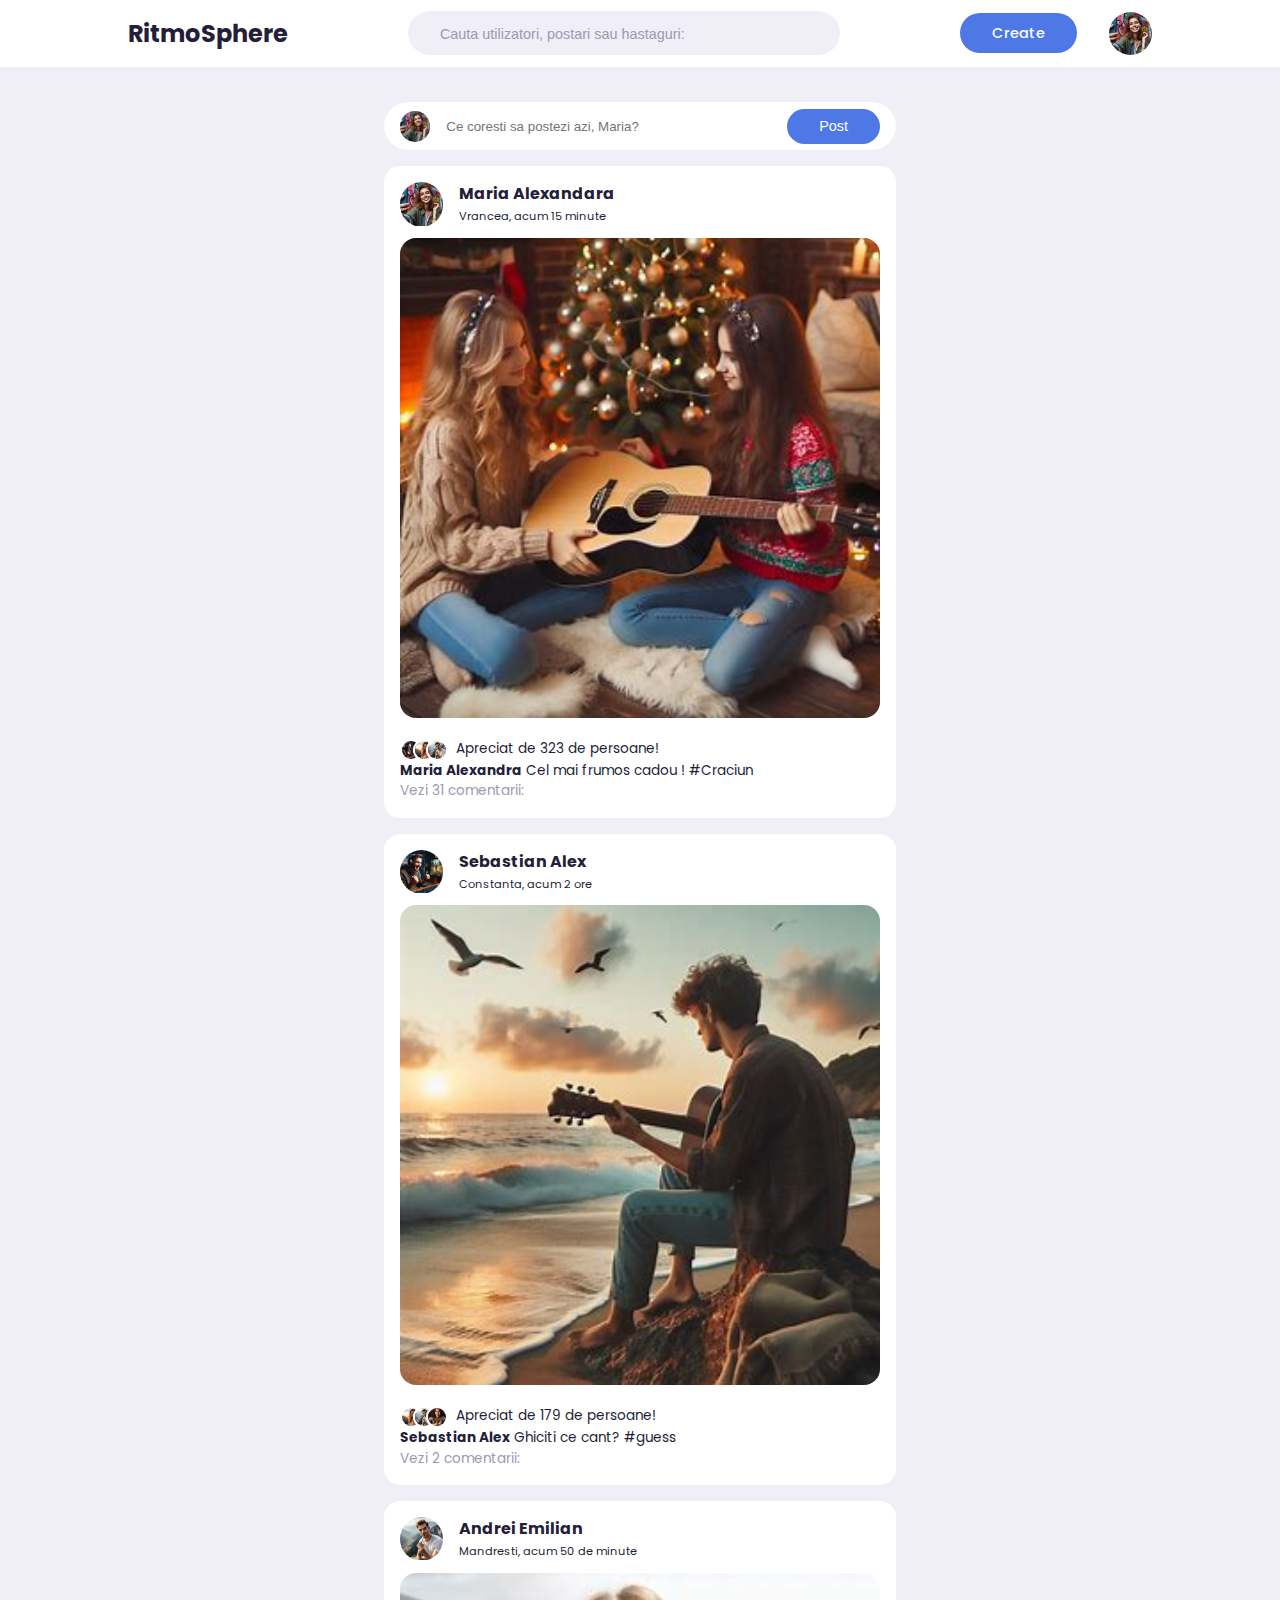
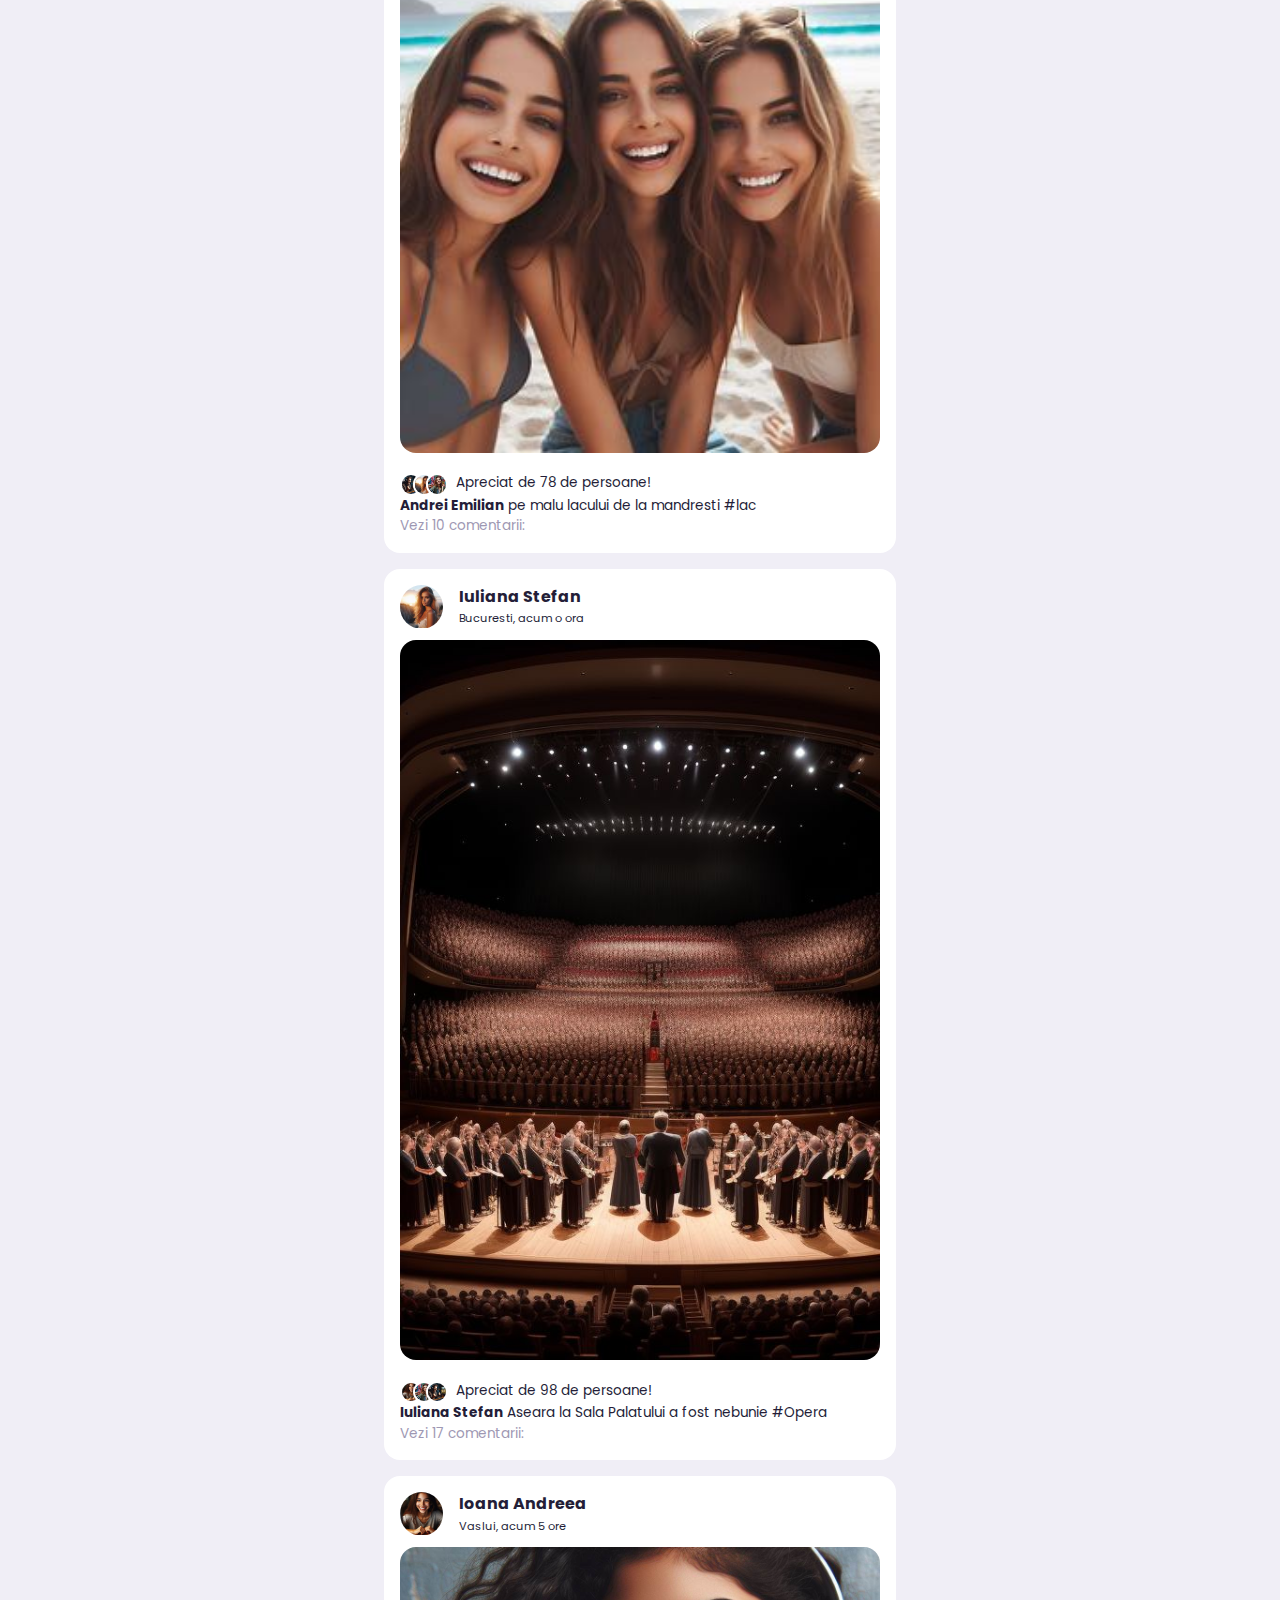
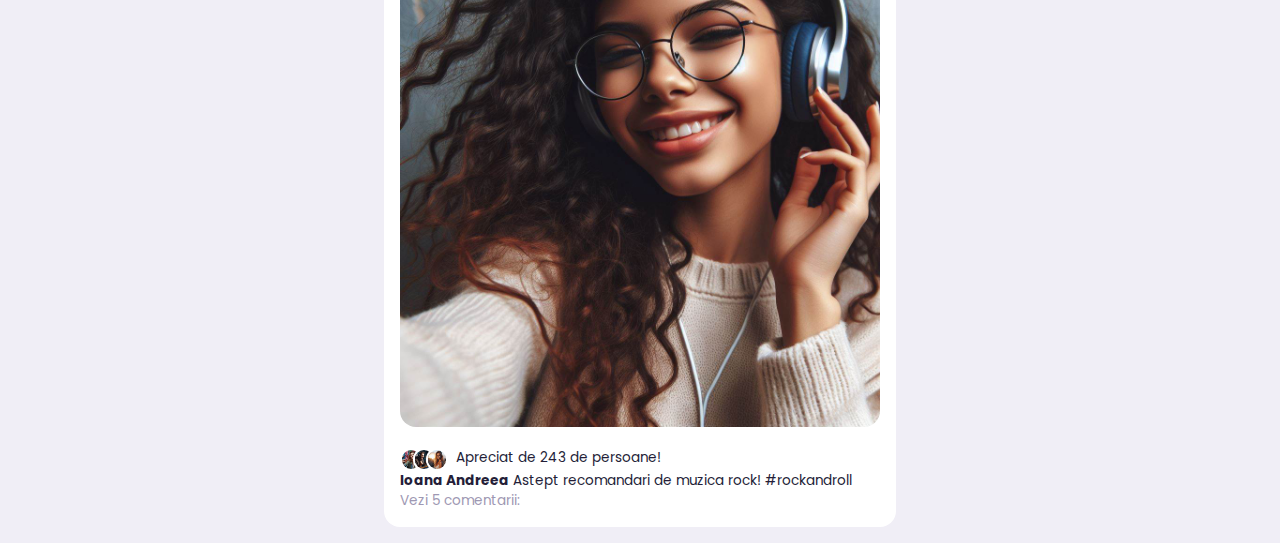
<file: index.html>
<!DOCTYPE html>
<html lang="en">
<head>
    <meta charset="UTF-8">
    <meta http-equiv="X-UA-Compatible" content="IE=edge">
    <meta name="viewport" content="width=device-width, initial-scale=1.0">
    <title>RitmoSphere</title>
    <link rel="stylesheet" href="./stylef.css">
	    <link rel="icon" type="image/x-icon" href="/public/favicon.ico">
</head>
<body>
    <nav>
        <div class="container">
            <h2 class="logo">
                RitmoSphere
            </h2>
            <div class="search-bar">
                <i class="uil uil-search"></i>
                <input type="search" placeholder="Cauta utilizatori, postari sau hastaguri:">
            </div>
            <div class="create">
                <label class="btn btn-primary" for="create-post">Create</label>
                <div class="profile-photo">
                    <img src="./images/profile-1.jpg" alt="">
                </div>
            </div>
        </div>
    </nav>
	
    <main>
        <div class="container">
            <div class="middle"> 
                <form action="" class="create-post">
                    <div class="profile-photo">
                        <img src="./images/profile-1.jpg">
                    </div>
                    <input type="text" placeholder="Ce coresti sa postezi azi, Maria?" id="create-post">
                    <input type="submit" value="Post" class="btn btn-primary">
                </form>
                <div class="feeds">
                    <div class="feed">
                        <div class="head">
                            <div class="user">
                                <div class="profile-photo">
                                    <img src="./images/profile-1.jpg">
                                </div>
                                <div class="info">
                                    <h3>Maria Alexandara</h3>
                                    <small>Vrancea, acum 15 minute</small>
                                </div>
                            </div>
                            <span class="edit">
                                <i class="uil uil-ellipsis-h"></i>
                            </span>
                        </div>
                        <div class="photo">
                            <img src="./images/feed-1.jpg">
                        </div>
                        <div class="action-buttons">
                            <div class="interaction-buttons">
                                <span><i class="uil uil-heart"></i></span>
                                <span><i class="uil uil-comment-dots"></i></span>
                                <span><i class="uil uil-share-alt"></i></span>
                            </div>
                            <div class="bookmark">
                                <span><i class="uil uil-bookmark-full"></i></span>
                            </div>
                        </div>
                        <div class="liked-by">
                            <span><img src="./images/profile-2.jpg"></span>
                            <span><img src="./images/profile-3.jpg"></span>
                            <span><img src="./images/profile-4.jpg"></span>
                            <p>Apreciat de 323 de persoane!</b></p>
                        </div>
                        <div class="caption">
                            <p><b>Maria Alexandra</b> Cel mai frumos cadou !
                            <span class="harsh-tag">#Craciun</span></p>
                        </div>
                        <div class="comments text-muted">
                            Vezi 31 comentarii:
                        </div>
                    </div>
                    <div class="feed">
                        <div class="head">
                            <div class="user">
                                <div class="profile-photo">
                                    <img src="./images/profile-2.jpg">
                                </div>
                                <div class="info">
                                    <h3>Sebastian Alex</h3>
                                    <small>Constanta, acum 2 ore</small>
                                </div>
                            </div>
                            <span class="edit">
                                <i class="uil uil-ellipsis-h"></i>
                            </span>
                        </div>
                        <div class="photo">
                            <img src="./images/feed-3.jpg">
                        </div>
                        <div class="action-buttons">
                            <div class="interaction-buttons">
                                <span><i class="uil uil-heart"></i></span>
                                <span><i class="uil uil-comment-dots"></i></span>
                                <span><i class="uil uil-share-alt"></i></span>
                            </div>
                            <div class="bookmark">
                                <span><i class="uil uil-bookmark-full"></i></span>
                            </div>
                        </div>
                        <div class="liked-by">
                            <span><img src="./images/profile-3.jpg"></span>
                            <span><img src="./images/profile-4.jpg"></span>
                            <span><img src="./images/profile-5.jpg"></span>
                            <p>Apreciat de 179 de persoane!</p>
                        </div>
                        <div class="caption">
                            <p><b>Sebastian Alex</b> Ghiciti ce cant?
                            <span class="harsh-tag">#guess</span></p>
                        </div>
                        <div class="comments text-muted">
                            Vezi 2 comentarii:
                        </div>
                    </div>
                    <div class="feed">
                        <div class="head">
                            <div class="user">
                                <div class="profile-photo">
                                    <img src="./images/profile-4.jpg">
                                </div>
                                <div class="info">
                                    <h3>Andrei Emilian</h3>
                                    <small>Mandresti, acum 50 de minute</small>
                                </div>
                            </div>
                            <span class="edit">
                                <i class="uil uil-ellipsis-h"></i>
                            </span>
                        </div>
                        <div class="photo">
                            <img src="./images/feed-4.jpg">
                        </div>
                        <div class="action-buttons">
                            <div class="interaction-buttons">
                                <span><i class="uil uil-heart"></i></span>
                                <span><i class="uil uil-comment-dots"></i></span>
                                <span><i class="uil uil-share-alt"></i></span>
                            </div>
                            <div class="bookmark">
                                <span><i class="uil uil-bookmark-full"></i></span>
                            </div>
                        </div>
                        <div class="liked-by">
                            <span><img src="./images/profile-2.jpg"></span>
                            <span><img src="./images/profile-3.jpg"></span>
                            <span><img src="./images/profile-1.jpg"></span>
                            <p>Apreciat de 78 de persoane!</p>
                        </div>
                        <div class="caption">
                            <p><b>Andrei Emilian</b> pe malu lacului de la mandresti
                            <span class="harsh-tag">#lac</span></p>
                        </div>
                        <div class="comments text-muted">
                            Vezi 10 comentarii:
                        </div>
                    </div>
                    <div class="feed">
                        <div class="head">
                            <div class="user">
                                <div class="profile-photo">
                                    <img src="./images/profile-3.jpg">
                                </div>
                                <div class="info">
                                    <h3>Iuliana Stefan</h3>
                                    <small>Bucuresti, acum o ora</small>
                                </div>
                            </div>
                            <span class="edit">
                                <i class="uil uil-ellipsis-h"></i>
                            </span>
                        </div>
                        <div class="photo">
                            <img src="./images/feed-5.jpg">
                        </div>
                        <div class="action-buttons">
                            <div class="interaction-buttons">
                                <span><i class="uil uil-heart"></i></span>
                                <span><i class="uil uil-comment-dots"></i></span>
                                <span><i class="uil uil-share-alt"></i></span>
                            </div>
                            <div class="bookmark">
                                <span><i class="uil uil-bookmark-full"></i></span>
                            </div>
                        </div>
                        <div class="liked-by">
                            <span><img src="./images/profile-5.jpg"></span>
                            <span><img src="./images/profile-1.jpg"></span>
                            <span><img src="./images/profile-2.jpg"></span>
                            <p>Apreciat de 98 de persoane!</b></p>
                        </div>
                        <div class="caption">
                            <p><b>Iuliana Stefan</b> Aseara la Sala Palatului a fost nebunie
                            <span class="harsh-tag">#Opera</span></p>
                        </div>
                        <div class="comments text-muted">
                            Vezi 17 comentarii:
                        </div>
                    </div> 
                    <div class="feed">
                        <div class="head">
                            <div class="user">
                                <div class="profile-photo">
                                    <img src="./images/profile-5.jpg">
                                </div>
                                <div class="info">
                                    <h3>Ioana Andreea</h3>
                                    <small>Vaslui, acum 5 ore</small>
                                </div>
                            </div>
                            <span class="edit">
                                <i class="uil uil-ellipsis-h"></i>
                            </span>
                        </div>
                        <div class="photo">
                            <img src="./images/feed-2.jpg">
                        </div>
                        <div class="action-buttons">
                            <div class="interaction-buttons">
                                <span><i class="uil uil-heart"></i></span>
                                <span><i class="uil uil-comment-dots"></i></span>
                                <span><i class="uil uil-share-alt"></i></span>
                            </div>
                            <div class="bookmark">
                                <span><i class="uil uil-bookmark-full"></i></span>
                            </div>
                        </div>
                        <div class="liked-by">
                            <span><img src="./images/profile-1.jpg"></span>
                            <span><img src="./images/profile-2.jpg"></span>
                            <span><img src="./images/profile-3.jpg"></span>
                            <p>Apreciat de 243 de persoane!</p>
                        </div>
                        <div class="caption">
                            <p><b>Ioana Andreea</b> Astept recomandari de muzica rock!
                            <span class="harsh-tag">#rockandroll</span></p>
                        </div>
                        <div class="comments text-muted">
                            Vezi 5 comentarii:
                        </div>
                    </div>
                </div>
            </div>
        </div>
    </main>
        </div>
    </div>
    <script src="./index.js"></script>
</body>
</html>
</file>
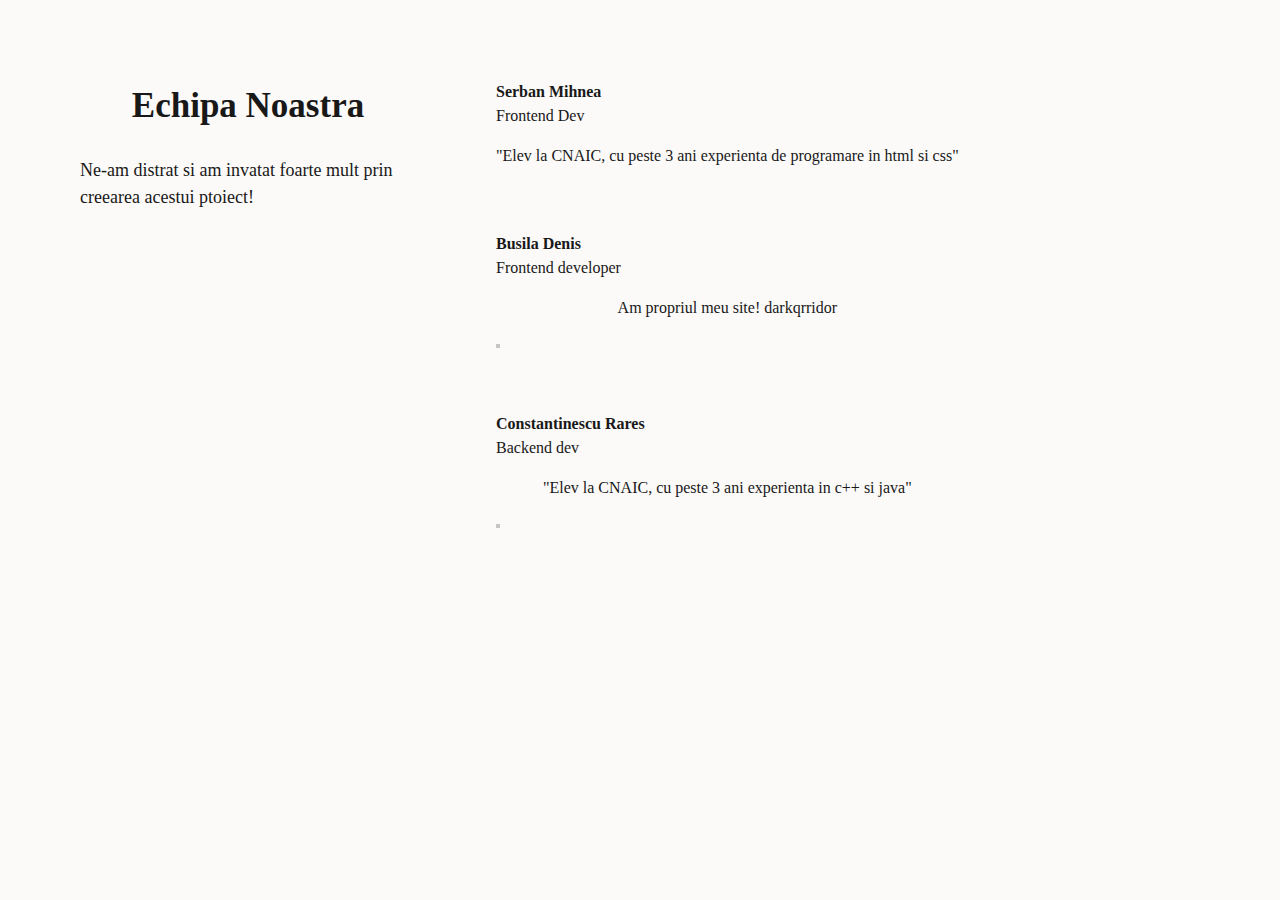
<file: despre-noi.html>
<!DOCTYPE html>
<html lang="en">
  <head>
    <title>Despre-Noi - Ornery Informal Curlew</title>
    <meta property="og:title" content="Despre-Noi - Ornery Informal Curlew" />
    <meta name="viewport" content="width=device-width, initial-scale=1.0" />
    <meta charset="utf-8" />
    <meta property="twitter:card" content="summary_large_image" />
    <link rel="icon" type="image/x-icon" href="/public/favicon.ico">

    <style data-tag="reset-style-sheet">
      html {  line-height: 1.15;}body {  margin: 0;}* {  box-sizing: border-box;  border-width: 0;  border-style: solid;}p,li,ul,pre,div,h1,h2,h3,h4,h5,h6,figure,blockquote,figcaption {  margin: 0;  padding: 0;}button {  background-color: transparent;}button,input,optgroup,select,textarea {  font-family: inherit;  font-size: 100%;  line-height: 1.15;  margin: 0;}button,select {  text-transform: none;}button,[type="button"],[type="reset"],[type="submit"] {  -webkit-appearance: button;}button::-moz-focus-inner,[type="button"]::-moz-focus-inner,[type="reset"]::-moz-focus-inner,[type="submit"]::-moz-focus-inner {  border-style: none;  padding: 0;}button:-moz-focus,[type="button"]:-moz-focus,[type="reset"]:-moz-focus,[type="submit"]:-moz-focus {  outline: 1px dotted ButtonText;}a {  color: inherit;  text-decoration: inherit;}input {  padding: 2px 4px;}img {  display: block;}html { scroll-behavior: smooth  }
    </style>
    <style data-tag="default-style-sheet">
      html {
        font-family: Noto Sans;
        font-size: 16px;
      }

      body {
        font-weight: 400;
        font-style:normal;
        text-decoration: none;
        text-transform: none;
        letter-spacing: normal;
        line-height: 1.15;
        color: var(--dl-color-theme-neutral-dark);
        background-color: var(--dl-color-theme-neutral-light);

        fill: var(--dl-color-theme-neutral-dark);
      }
	  .team6-max-width {
  gap: var(--dl-space-space-fiveunits);
  display: flex;
  position: relative;
  align-items: flex-start;
}
.team6-section-title {
  gap: var(--dl-space-space-unit);
  width: 30%;
  display: flex;
  max-width: 800px;
  align-items: center;
  flex-shrink: 0;
  flex-direction: column;
}
.team6-content {
  gap: var(--dl-space-space-oneandhalfunits);
  width: 100%;
  display: flex;
  align-self: stretch;
  align-items: center;
  flex-direction: column;
}
.team6-content1 {
  gap: var(--dl-space-space-fourunits);
  display: grid;
  align-items: center;
  justify-content: center;
  grid-template-columns: repeat(auto-fit,minmax(200px, 1fr));
}
.team6-card {
  gap: 24px;
  width: 100%;
  display: flex;
  align-items: flex-start;
  flex-direction: column;
}
.team6-content2 {
  gap: 16px;
  display: flex;
  align-self: stretch;
  align-items: center;
  flex-direction: column;
}
.team6-title {
  display: flex;
  align-self: stretch;
  align-items: flex-start;
  flex-direction: column;
}
.team6-text02 {
  font-style: normal;
  font-weight: 600;
}
.team6-text04 {
  text-align: left;
}
.team6-social-icons {
  gap: 14px;
  border: 2px dashed rgba(120, 120, 120, 0.4);
  display: flex;
  align-items: flex-start;
}
.team6-card1 {
  gap: 24px;
  width: 100%;
  display: flex;
  align-items: flex-start;
  flex-direction: column;
}
.team6-content3 {
  gap: 16px;
  display: flex;
  align-self: stretch;
  align-items: center;
  flex-direction: column;
}
.team6-title1 {
  display: flex;
  align-self: stretch;
  align-items: flex-start;
  flex-direction: column;
}
.team6-text05 {
  font-style: normal;
  font-weight: 600;
}
.team6-text07 {
  text-align: left;
}
.team6-social-icons1 {
  gap: 14px;
  border: 2px dashed rgba(120, 120, 120, 0.4);
  display: flex;
  align-items: flex-start;
}
.team6-card2 {
  gap: 24px;
  width: 100%;
  display: flex;
  align-items: flex-start;
  flex-direction: column;
}
.team6-content4 {
  gap: 16px;
  display: flex;
  align-self: stretch;
  align-items: center;
  flex-direction: column;
}
.team6-title2 {
  display: flex;
  align-self: stretch;
  align-items: flex-start;
  flex-direction: column;
}
.team6-text08 {
  font-weight: 600;
}
.team6-text13 {
  text-align: left;
}
.team6-social-icons2 {
  gap: 14px;
  border: 2px dashed rgba(120, 120, 120, 0.4);
  display: flex;
  align-items: flex-start;
}
@media(max-width: 767px) {
  .team6-max-width {
    align-items: center;
    flex-direction: column;
  }
  .team6-section-title {
    width: 100%;
  }
}
@media(max-width: 479px) {
  .team6-text {
    text-align: center;
  }
  .team6-text01 {
    text-align: center;
  }
}

.despre-noi-container {
  width: 100%;
  display: flex;
  overflow: auto;
  min-height: 100vh;
  align-items: center;
  flex-direction: column;
}
    </style>
  </head>
  <body>
    <link rel="stylesheet" href="./style.css" />
    <div>
      <div class="despre-noi-container">
        <div class="thq-section-padding">
          <div class="team6-max-width thq-section-max-width">
            <div class="team6-section-title">
              <div class="team6-content">
                <h2 class="thq-heading-2 team6-text">
                  <span>Echipa Noastra</span>
                </h2>
                <p class="thq-body-large team6-text01">
                  <span>
                    Ne-am distrat si am invatat foarte mult prin creearea
                    acestui ptoiect!
                  </span>
                </p>
              </div>
            </div>
            <div class="team6-content1">
              <div class="team6-card">
                <div class="team6-content2">
                  <div class="team6-title">
                    <span class="team6-text02 thq-body-small">
                      Serban Mihnea
                    </span>
                    <span class="thq-body-small">
                      <span>Frontend Dev</span>
                    </span>
                  </div>
                  <span class="team6-text04 thq-body-small">
                    <span>
                      "Elev la CNAIC, cu peste 3 ani experienta de programare in html si css"
                    </span>
                  </span>
                </div>
              </div>
              <div class="team6-card1">
                <div class="team6-content3">
                  <div class="team6-title1">
                    <span class="team6-text05 thq-body-small">
                      <span>Busila Denis</span>
                    </span>
                    <span class="thq-body-small">
                      <span>Frontend developer</span>
                    </span>
                  </div>
                  <span class="team6-text07 thq-body-small">
                    <span>
                      Am propriul meu site! <a href="https://darkqrridor.neocities.org/">darkqrridor</a>
                    </span>
                  </span>
                </div>
                <div class="team6-social-icons1"></div>
              </div>
              <div class="team6-card2">
                <div class="team6-content4">
                  <div class="team6-title2">
                    <span class="team6-text08 thq-body-small">
                      <span>Constantinescu Rares</span>
                      <br />
                    </span>
                    <span class="thq-body-small">
                      <span>Backend dev</span>
                    </span>
                  </div>
                  <span class="team6-text13 thq-body-small">
                    <span>
                      "Elev la CNAIC, cu peste 3 ani experienta in c++ si java"
                    </span>
                  </span>
                </div>
                <div class="team6-social-icons2"></div>
              </div>
            </div>
          </div>
        </div>
      </div>
    </div>
  </body>
</html>
</file>
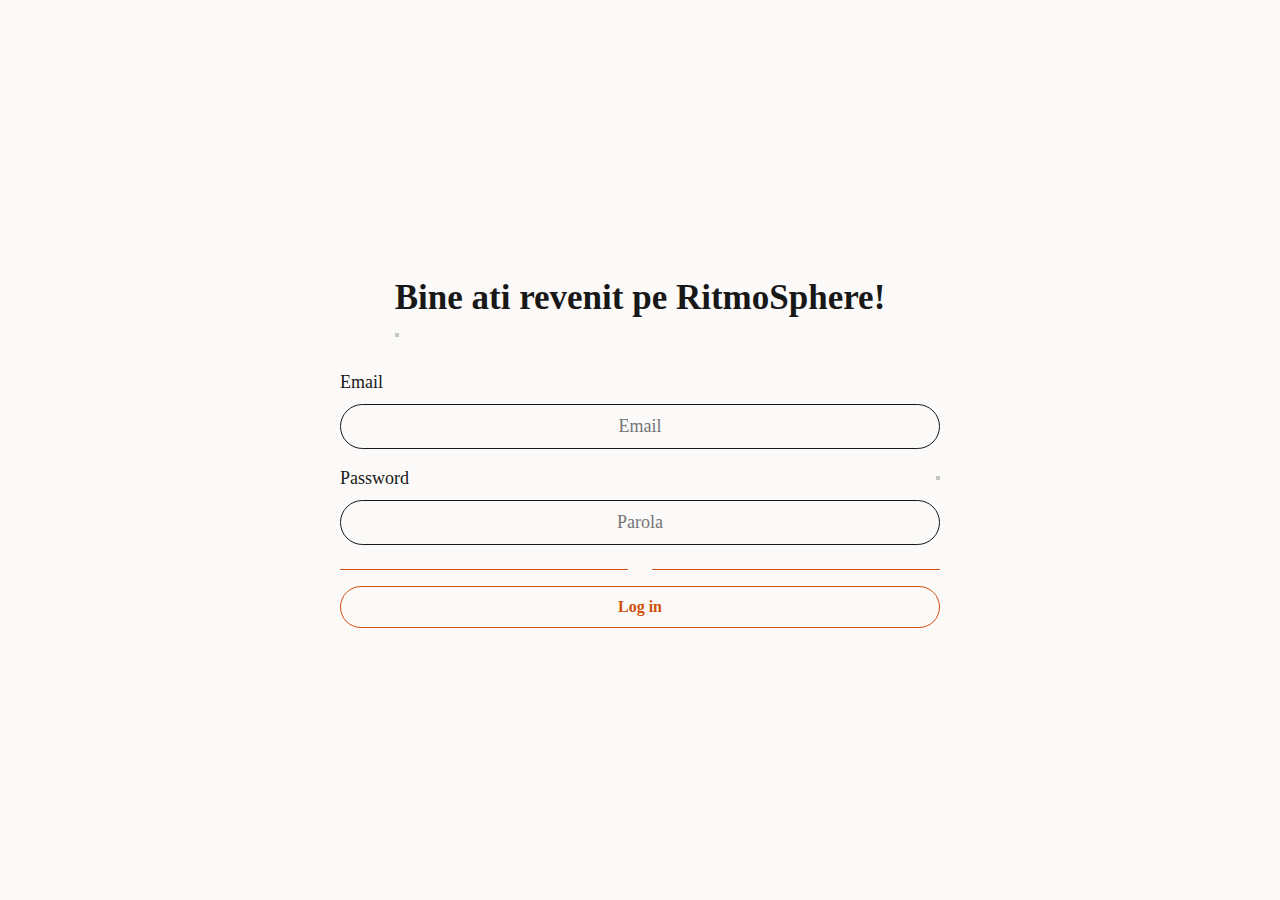
<file: log-in.html>
<!DOCTYPE html>
<html lang="en">
  <head>
    <title>Sign in</title>
    <meta property="og:title" content="Sign in" />
    <meta name="viewport" content="width=device-width, initial-scale=1.0" />
    <meta charset="utf-8" />
        <link rel="icon" type="image/x-icon" href="/public/favicon.ico">
    <style data-tag="reset-style-sheet">
      html {  line-height: 1.15;}body {  margin: 0;}* {  box-sizing: border-box;  border-width: 0;  border-style: solid;}p,li,ul,pre,div,h1,h2,h3,h4,h5,h6,figure,blockquote,figcaption {  margin: 0;  padding: 0;}button {  background-color: transparent;}button,input,optgroup,select,textarea {  font-family: inherit;  font-size: 100%;  line-height: 1.15;  margin: 0;}button,select {  text-transform: none;}button,[type="button"],[type="reset"],[type="submit"] {  -webkit-appearance: button;}button::-moz-focus-inner,[type="button"]::-moz-focus-inner,[type="reset"]::-moz-focus-inner,[type="submit"]::-moz-focus-inner {  border-style: none;  padding: 0;}button:-moz-focus,[type="button"]:-moz-focus,[type="reset"]:-moz-focus,[type="submit"]:-moz-focus {  outline: 1px dotted ButtonText;}a {  color: inherit;  text-decoration: inherit;}input {  padding: 2px 4px;}img {  display: block;}html { scroll-behavior: smooth  }
    </style>
    <style data-tag="default-style-sheet">
      html {
        font-family: Noto Sans;
        font-size: 16px;
      }

      body {
        font-weight: 400;
        font-style:normal;
        text-decoration: none;
        text-transform: none;
        letter-spacing: normal;
        line-height: 1.15;
        color: var(--dl-color-theme-neutral-dark);
        background-color: var(--dl-color-theme-neutral-light);

        fill: var(--dl-color-theme-neutral-dark);
      }
	  .sign-in1-container {
  width: 100%;
  display: flex;
  position: relative;
  align-items: center;
  flex-direction: column;
  justify-content: center;
}
.sign-in1-max-width {
  gap: var(--dl-space-space-oneandhalfunits);
  width: 100%;
  display: flex;
  align-items: center;
  flex-direction: column;
  justify-content: center;
}
.sign-in1-form-root {
  gap: var(--dl-space-space-unit);
  width: 600px;
  height: auto;
  display: flex;
  overflow: hidden;
  max-width: 600px;
  align-items: center;
  flex-shrink: 0;
  border-radius: var(--dl-radius-radius-radius4);
  justify-content: center;
}
.sign-in1-form {
  gap: var(--dl-space-space-twounits);
  width: 100%;
  display: flex;
  align-self: center;
  align-items: flex-start;
  flex-direction: column;
  justify-content: flex-end;
}
.sign-in1-title-root {
  gap: var(--dl-space-space-halfunit);
  display: flex;
  align-self: center;
  align-items: flex-start;
  flex-direction: column;
}
.sign-in1-have-an-account-login {
  gap: var(--dl-space-space-halfunit);
  border: 2px dashed rgba(120, 120, 120, 0.4);
  display: flex;
  align-items: flex-start;
}
.sign-in1-form1 {
  gap: var(--dl-space-space-unit);
  width: 100%;
  height: auto;
  display: flex;
  flex-direction: column;
}
.sign-in1-email {
  gap: var(--dl-space-space-halfunit);
  width: 100%;
  display: flex;
  align-items: flex-start;
  flex-shrink: 0;
  flex-direction: column;
}
.sign-in1-textinput {
  width: 100%;
  background-color: transparent;
}
.sign-in1-password {
  gap: var(--dl-space-space-halfunit);
  width: 100%;
  display: flex;
  align-items: flex-start;
  flex-direction: column;
}
.sign-in1-container1 {
  width: 100%;
  display: flex;
  align-items: center;
  flex-direction: row;
  justify-content: space-between;
}
.sign-in1-hide-password {
  gap: var(--dl-space-space-halfunit);
  width: auto;
  border: 2px dashed rgba(120, 120, 120, 0.4);
  height: auto;
  display: flex;
  align-items: center;
  flex-shrink: 1;
  justify-content: center;
}
.sign-in1-textinput1 {
  width: 100%;
  border-color: var(--dl-color-theme-primary1);
  background-color: transparent;
}
.sign-in1-container2 {
  gap: var(--dl-space-space-halfunit);
  width: 100%;
  display: flex;
  align-items: flex-start;
  flex-direction: column;
  justify-content: flex-end;
}
.sign-in1-container3 {
  width: 100%;
  display: flex;
  align-items: flex-start;
  flex-direction: column;
  justify-content: flex-end;
}
.sign-in1-terms-agree {
  gap: var(--dl-space-space-halfunit);
  display: flex;
  padding: var(--dl-space-space-halfunit);
  align-items: flex-start;
}
.sign-in1-container4 {
  gap: var(--dl-space-space-unit);
  width: 100%;
  display: flex;
  max-width: 600px;
  align-items: center;
  flex-direction: column;
  justify-content: center;
}
.sign-in1-divider {
  gap: var(--dl-space-space-oneandhalfunits);
  width: 100%;
  height: auto;
  display: flex;
  align-items: center;
  flex-shrink: 0;
  justify-content: center;
}
.sign-in1-divider1 {
  flex: 1;
  width: var(--dl-size-size-medium);
  height: 1px;
  display: flex;
  align-items: flex-start;
  flex-direction: column;
  background-color: var(--dl-color-theme-primary1);
}
.sign-in1-divider2 {
  flex: 1;
  width: var(--dl-size-size-medium);
  height: 1px;
  display: flex;
  align-items: flex-start;
  flex-direction: column;
  background-color: var(--dl-color-theme-primary1);
}
.sign-in1-button {
  width: 100%;
  align-self: center;
}
.sign-in1-text8 {
  text-align: center;
}
@media(max-width: 991px) {
  .sign-in1-form-root {
    width: 100%;
    padding: var(--dl-space-space-fourunits);
  }
}
@media(max-width: 479px) {
  .sign-in1-form-root {
    padding: var(--dl-space-space-oneandhalfunits);
  }
  .sign-in1-button {
    width: 100%;
  }
}

.log-in-container {
  width: 100%;
  display: flex;
  overflow: auto;
  min-height: 100vh;
  align-items: center;
  flex-direction: column;
  justify-content: center;
}
    </style>
  </head>
  <body>
    <link rel="stylesheet" href="./style.css" />
    <div>
      <div class="log-in-container">
        <div class="sign-in1-container thq-section-padding">
          <div class="sign-in1-max-width thq-section-max-width">
            <div class="sign-in1-form-root">
              <div class="sign-in1-form">
                <div class="sign-in1-title-root">
                  <h2 class="thq-heading-2">
                    <span>Bine ati revenit pe RitmoSphere!</span>
                  </h2>
                  <div class="sign-in1-have-an-account-login"></div>
                </div>
                <form class="sign-in1-form1">
                  <div class="sign-in1-email">
                    <label for="thq-sign-in-1-email" class="thq-body-large">
                      Email
                    </label>
                    <input
                      type="email"
                      id="thq-sign-in-1-email"
                      required="true"
                      placeholder="Email"
                      class="sign-in1-textinput thq-body-large thq-input"
                    />
                  </div>
                  <div class="sign-in1-password">
                    <div class="sign-in1-container1">
                      <label
                        for="thq-sign-in-1-password"
                        class="thq-body-large"
                      >
                        Password
                      </label>
                      <div class="sign-in1-hide-password"></div>
                    </div>
                    <input
                      type="password"
                      id="thq-sign-in-1-password"
                      required="true"
                      placeholder="Parola"
                      class="sign-in1-textinput1 thq-body-large thq-input"
                    />
                  </div>
                </form>
              </div>
            </div>
            <div class="sign-in1-container4">
              <div class="sign-in1-divider">
                <div class="sign-in1-divider1"></div>
                <div class="sign-in1-divider2"></div>
              </div>
              <button type="button" class="sign-in1-button thq-button-outline">
                <span class="sign-in1-text8 thq-body-small">
                  <span>Log in</span>
                </span>
              </button>
            </div>
          </div>
        </div>
      </div>
    </div>
  </body>
</html>
</file>
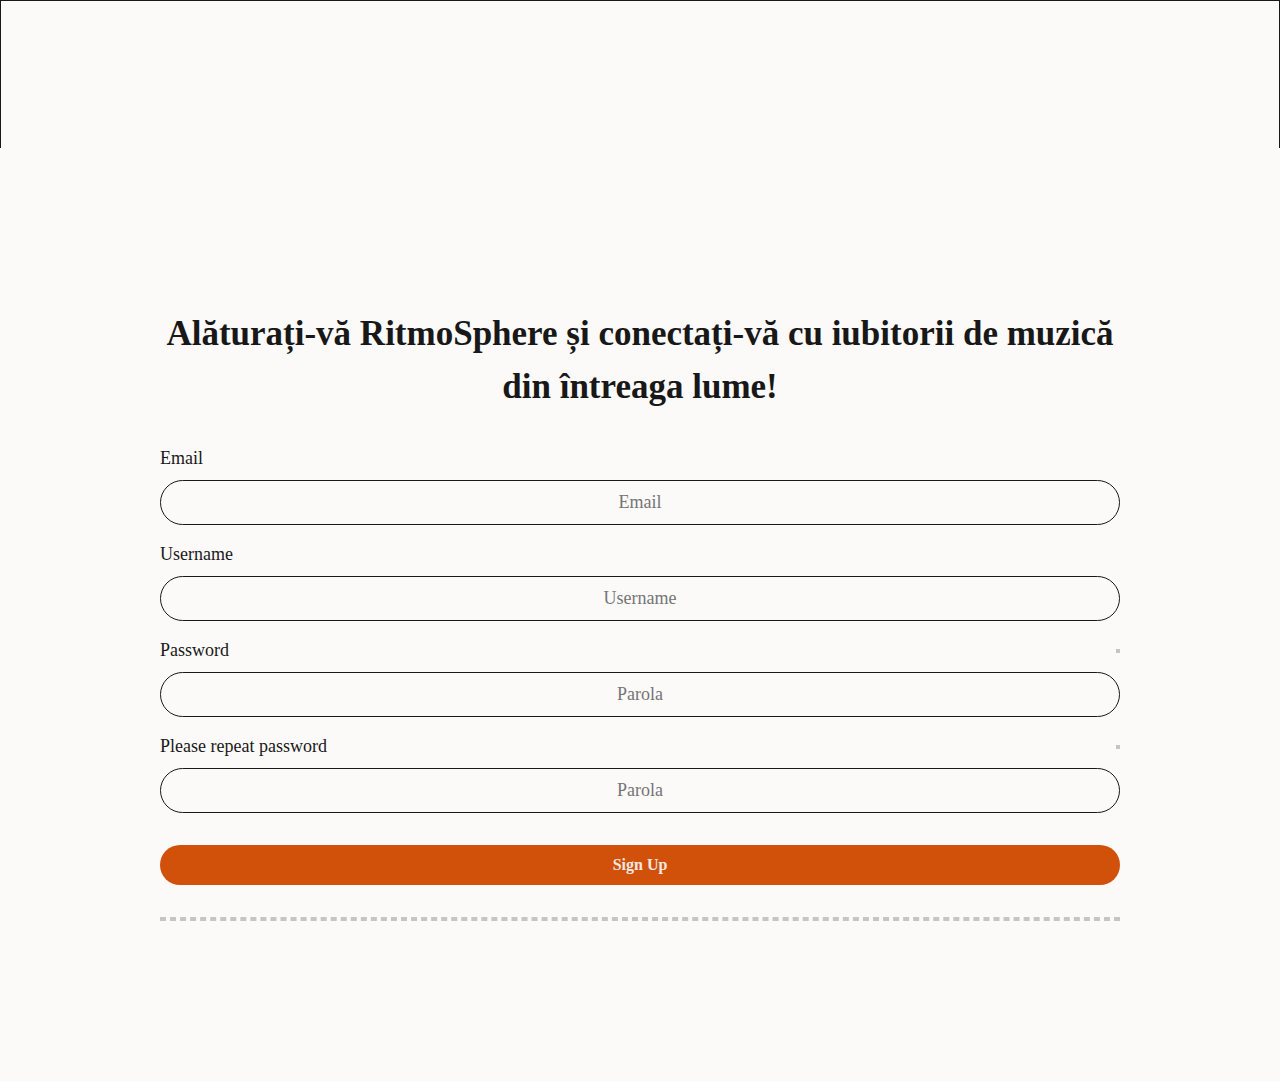
<file: sign-up.html>
<!DOCTYPE html>
<html lang="en">
  <head>
    <title>Pagina Signup</title>
    <meta property="og:title" content="Pagina Signup" />
    <meta name="viewport" content="width=device-width, initial-scale=1.0" />
    <meta charset="utf-8" />
    <meta property="twitter:card" content="summary_large_image" />
       <link rel="icon" type="image/x-icon" href="/public/favicon.ico">
    <style data-tag="reset-style-sheet">
      html {  line-height: 1.15;}body {  margin: 0;}* {  box-sizing: border-box;  border-width: 0;  border-style: solid;}p,li,ul,pre,div,h1,h2,h3,h4,h5,h6,figure,blockquote,figcaption {  margin: 0;  padding: 0;}button {  background-color: transparent;}button,input,optgroup,select,textarea {  font-family: inherit;  font-size: 100%;  line-height: 1.15;  margin: 0;}button,select {  text-transform: none;}button,[type="button"],[type="reset"],[type="submit"] {  -webkit-appearance: button;}button::-moz-focus-inner,[type="button"]::-moz-focus-inner,[type="reset"]::-moz-focus-inner,[type="submit"]::-moz-focus-inner {  border-style: none;  padding: 0;}button:-moz-focus,[type="button"]:-moz-focus,[type="reset"]:-moz-focus,[type="submit"]:-moz-focus {  outline: 1px dotted ButtonText;}a {  color: inherit;  text-decoration: inherit;}input {  padding: 2px 4px;}img {  display: block;}html { scroll-behavior: smooth  }
    </style>
    <style data-tag="default-style-sheet">
      html {
        font-family: Noto Sans;
        font-size: 16px;
      }

      body {
        font-weight: 400;
        font-style:normal;
        text-decoration: none;
        text-transform: none;
        letter-spacing: normal;
        line-height: 1.15;
        color: var(--dl-color-theme-neutral-dark);
        background-color: var(--dl-color-theme-neutral-light);

        fill: var(--dl-color-theme-neutral-dark);
      }
	  .sign-up10-container {
  width: 100%;
  height: auto;
  display: flex;
  position: relative;
  align-items: flex-start;
  flex-direction: row;
}
.sign-up10-sign-up-image {
  top: 0px;
  left: 0px;
  right: 0px;
  width: 100%;
  bottom: 0px;
  height: 100%;
  position: absolute;
}
.sign-up10-container1 {
  top: 0px;
  flex: 0 0 auto;
  left: 0px;
  right: 0px;
  width: 100%;
  border: 2px dashed rgba(120, 120, 120, 0.4);
  bottom: 0px;
  height: 100%;
  display: flex;
  z-index: 10;
  position: absolute;
  align-items: flex-start;
  flex-direction: column;
  background-color: rgba(0,0,0,0.4);
}
.sign-up10-form-root {
  width: 100%;
  height: 100%;
  display: flex;
  z-index: 100;
  overflow: hidden;
  align-items: center;
  flex-shrink: 0;
  justify-content: center;
  background-color: var(--dl-color-theme-neutral-light);
}
.sign-up10-form {
  gap: var(--dl-space-space-twounits);
  width: auto;
  display: flex;
  align-items: center;
  border-radius: var(--dl-radius-radius-radius4);
  flex-direction: column;
  justify-content: flex-end;
  background-color: var(--dl-color-theme-neutral-light);
}
.sign-up10-title-root {
  gap: var(--dl-space-space-halfunit);
  display: flex;
  align-items: center;
  flex-direction: column;
}
.sign-up10-text {
  text-align: center;
}
.sign-up10-form1 {
  gap: var(--dl-space-space-unit);
  width: 100%;
  height: auto;
  display: flex;
  flex-direction: column;
}
.sign-up10-email {
  gap: var(--dl-space-space-halfunit);
  width: 100%;
  display: flex;
  align-items: flex-start;
  flex-shrink: 0;
  flex-direction: column;
}
.sign-up10-textinput {
  width: 100%;
  border-color: var(--dl-color-theme-primary1);
  background-color: transparent;
}
.sign-up10-password {
  gap: var(--dl-space-space-halfunit);
  width: 100%;
  display: flex;
  align-items: flex-start;
  flex-direction: column;
}
.sign-up10-textfield {
  gap: var(--dl-space-space-halfunit);
  width: 100%;
  display: flex;
  align-items: flex-start;
  flex-shrink: 0;
  flex-direction: column;
}
.sign-up10-container2 {
  width: 100%;
  display: flex;
  align-items: center;
  flex-direction: row;
  justify-content: space-between;
}
.sign-up10-hide-password {
  gap: var(--dl-space-space-halfunit);
  width: auto;
  border: 2px dashed rgba(120, 120, 120, 0.4);
  height: auto;
  display: flex;
  align-items: center;
  flex-shrink: 1;
  justify-content: center;
}
.sign-up10-textinput1 {
  width: 100%;
  border-color: var(--dl-color-theme-primary1);
  background-color: transparent;
}
.sign-up10-button {
  width: 100%;
}
.sign-up10-text3 {
  text-align: center;
}
.sign-up10-container3 {
  width: 100%;
  border: 2px dashed rgba(120, 120, 120, 0.4);
  display: flex;
  align-items: center;
  flex-direction: row;
  justify-content: space-between;
}
.sign-up10-root-class-name {
  top: 148px;
  left: 0px;
  position: absolute;
  align-self: center;
}
@media(max-width: 479px) {
  .sign-up10-form {
    padding-left: var(--dl-space-space-oneandhalfunits);
    padding-right: var(--dl-space-space-oneandhalfunits);
  }
  .sign-up10-text {
    text-align: center;
  }
  .sign-up10-button {
    width: 100%;
  }
}

.sign-up-container {
  width: 100%;
  display: flex;
  z-index: 100;
  overflow: auto;
  box-shadow: 5px 5px 10px 0px #d4d4d4;
  min-height: 100vh;
  align-items: center;
  border-color: var(--dl-color-theme-neutral-dark);
  border-width: 1px;
  flex-direction: column;
  justify-content: center;
}

    </style>
  </head>
  <body>
    <link rel="stylesheet" href="./style.css" />
    <div>
      <div class="sign-up-container">
        <div class="sign-up10-container sign-up10-root-class-name">
          <img
            alt="Sign Up Image"
            class="sign-up10-sign-up-image thq-img-ratio-16-9"
          />
          <div class="sign-up10-container1"></div>
          <div class="sign-up10-form-root thq-section-padding">
            <div class="sign-up10-form thq-section-padding">
              <div class="sign-up10-title-root">
                <h2 class="sign-up10-text thq-heading-2">
                  <span>
                    Alăturați-vă RitmoSphere și conectați-vă cu iubitorii de
                    muzică din întreaga lume!
                  </span>
                </h2>
              </div>
              <form class="sign-up10-form1">
                <div class="sign-up10-email">
                  <label for="thq-sign-up-10-email" class="thq-body-large">
                    Email
                  </label>
                  <input
                    type="email"
                    id="thq-sign-up-10-email"
                    required="true"
                    placeholder="Email"
                    class="sign-up10-textinput thq-body-large thq-input"
                  />
                </div>
				<div class="sign-up10-email">
                  <label for="thq-sign-up-10-email" class="thq-body-large">
                    Username
                  </label>
                  <input
                    type="email"
                    id="thq-sign-up-10-email"
                    required="true"
                    placeholder="Username"
                    class="sign-up10-textinput thq-body-large thq-input"
                  />
                </div>
                <div class="sign-up10-password">
                  <div class="sign-up10-textfield">
                    <div class="sign-up10-container2">
                      <label
                        for="thq-sign-up-10-password"
                        class="thq-body-large"
                      >
                        Password
                      </label>
                      <div class="sign-up10-hide-password"></div>
                    </div>
                    <input
                      type="password"
                      id="thq-sign-up-10-password"
                      required="true"
                      placeholder="Parola"
                      class="sign-up10-textinput1 thq-body-large thq-input"
                    />
                  </div>
                </div>
				<div class="sign-up10-password">
                  <div class="sign-up10-textfield">
                    <div class="sign-up10-container2">
                      <label
                        for="thq-sign-up-10-password"
                        class="thq-body-large"
                      >
                        Please repeat password
                      </label>
                      <div class="sign-up10-hide-password"></div>
                    </div>
                    <input
                      type="password"
                      id="thq-sign-up-10-password"
                      required="true"
                      placeholder="Parola"
                      class="sign-up10-textinput1 thq-body-large thq-input"
                    />
                  </div>
                </div>
              </form>
              <button type="submit" class="sign-up10-button thq-button-filled">
                <span class="sign-up10-text3 thq-body-small">
                  <span>Sign Up</span>
                </span>
              </button>
              <div class="sign-up10-container3"></div>
            </div>
          </div>
        </div>
      </div>
    </div>
  </body>
</html>
</file>
<file: stylef.css>
@import url('https://fonts.googleapis.com/css2?family=Poppins:wght@300;400;500;600&display=swap');
:root {
    --primary-color-hue: 223;
    --dark-color-lightness: 17%;
    --light-color-lightness: 95%;
    --white-color-lightness: 100%;
    --color-white: hsl(252, 30%, var(--white-color-lightness));
    --color-light: hsl(252, 30%, var(--light-color-lightness));
    --color-grey: hsl(252, 15%, 65%);
    --color-primary: hsl(var(--primary-color-hue), 75%, 60%);
    --color-secondary: hsl(252, 100%, 90%);
    --color-success: hsl(120, 95%, 65%);
    --color-danger: hsl(0, 95%, 65%);
    --color-dark: hsl(252, 30%, var(--dark-color-lightness));
    --color-black: hsl(252, 30%, 10%);
    --border-radius: 2rem;
    --card-border-radius: 1rem;
    --btn-padding: 0.6rem 2rem;
    --search-padding: 0.6rem 1rem;
    --card-padding: 1rem;
    --sticky-top-left: 5.4rem;
    --sticky-top-right: -18rem;}
*, *::before, *::after {
    margin: 0;
    padding: 0;
    outline: 0;
    box-sizing: border-box;
    text-decoration: none;
    list-style: none;
    border: none;}
body {
    font-family: 'Poppins', sans-serif;
    color: var(--color-dark);
    background: var(--color-light);
    overflow-x: hidden;}
.container {
    width: 80%;
    margin: 0 auto;}
.profile-photo {
    width: 2.7rem;
    aspect-ratio: 1/1;
    border-radius: 50%;
    overflow: hidden;}
img {
    display: block;
    width: 100%;}
.btn {
    display: inline-block;
    padding: var(--btn-padding);
    font-weight: 500;
    border-radius: var(--border-radius);
    cursor: pointer;
    transition: all 300ms ease;
    font-size: 0.9rem;}
.btn:hover {
    opacity: 0.8;}
.btn-primary {
    background: var(--color-primary);
    color: var(--color-white);}
.text-bold {
    font-weight: 500;}
.text-muted {
    color: var(--color-grey);}
nav {
    width: 100%;
    background: var(--color-white);
    padding: 0.7rem 0;
    position: fixed;
    top: 0;
    z-index: 10;}
nav .container {
    display: flex;
    align-items: center;
    justify-content: space-between;}
.search-bar {
    background: var(--color-light);
    border-radius: var(--border-radius);
    padding: var(--search-padding);}
.search-bar input[type="search"] {
    background: transparent;
    width: 30vw;
    margin-left: 1rem;
    font-size: 0.9rem;
    color: var(--color-dark);}
nav .search-bar input[type="search"]::placeholder {
    color: var(--color-grey);}
nav .create {
    display: flex;
    align-items: center;
    gap: 2rem;}
main {
    position: relative;
    top: 5.4rem;}
main .container {
    display: grid;
    grid-template-columns: 18vw auto  20vw;
    column-gap: 2rem;
    position: relative;}
	.middle {
    position: absolute;
    top: 50%;
    left: 50%;
    transform: translate(-50%, 0);}
.middle .create-post {
    width: 100%;
    display: flex;
    align-items: center;
    justify-content: space-between;
    margin-top: 1rem;
    background: var(--color-white);
    padding: 0.4rem var(--card-padding);
    border-radius: var(--border-radius);}
.middle .create-post input[type="text"] {
    width: 100%;
    justify-self: start;
    padding-left: 1rem;
    background: transparent;
    color: var(--color-dark);
    margin-right: 1rem;}
.middle .feeds .feed {
    background: var(--color-white);
    border-radius: var(--card-border-radius);
    padding: var(--card-padding);
    margin: 1rem 0;
    font-size: 0.85rem;
    line-height: 1.5;}
.middle .feed .head {
    display: flex;
    justify-content: space-between;}
.middle .feed .user {
    display: flex;
    gap: 1rem;}
.middle .feed .photo {
    border-radius: var(--card-border-radius);
    overflow: hidden;
    margin: 0.7rem 0;}
.middle .feed .action-buttons {
    display: flex;
    justify-content: space-between;
    align-items: center;
    font-size: 1.4rem;
    margin: 0.6rem 0;}
.middle .liked-by {
    display: flex;}
.middle .liked-by span {
    width: 1.4rem;
    height: 1.4rem;
    display: block;
    border-radius:50%;
    overflow: hidden;
    border: 2px solid var(--color-white);
    margin-left: -0.6rem;}
.middle .liked-by span:first-child {
    margin: 0;}
.middle .liked-by p {
    margin-left: 0.5rem;}
@media screen and (max-width: 1200px) {
    .container {
        width: 96%;}
    main .container {
        grid-template-columns: 1rem auto 30vw;
        gap: 1rem;}
    .left {
        width: 5rem;
        z-index: 1;}
    main .container .left .profile {
        display: none;}
    .sidebar h3 {
        display: none;}
    .left .btn {
        display: none;}
    .customize-theme .card {
        width: 80vw;}}
@media screen and (max-width: 992px) {
    nav .search-bar {
        display: none;}
    main .container {
        grid-template-columns: 0 auto 5rem;
        gap: 0;}
    main .container .left {
        grid-column: 3/4;
        position: fixed;
        bottom: 0;
        right: 0;}
    main .container .middle {
        grid-column: 1/3;}
    main .container .right {
        display: none;}
</file>
<file: style.css>
:root {
  --dl-size-size-large: 144px;
  --dl-size-size-small: 48px;
  --dl-size-size-medium: 96px;
  --dl-size-size-xlarge: 192px;
  --dl-size-size-xsmall: 16px;
  --dl-space-space-unit: 16px;
  --dl-size-size-xxlarge: 288px;
  --dl-size-size-maxwidth: 1400px;
  --dl-color-theme-accent1: #F3E8E2;
  --dl-color-theme-accent2: #D8BFAF;
  --dl-radius-radius-round: 50%;
  --dl-color-theme-primary1: #D1510A;
  --dl-color-theme-primary2: #923A06;
  --dl-space-space-halfunit: 8px;
  --dl-space-space-sixunits: 96px;
  --dl-space-space-twounits: 32px;
  --dl-radius-radius-radius2: 2px;
  --dl-radius-radius-radius4: 4px;
  --dl-radius-radius-radius8: 8px;
  --dl-space-space-fiveunits: 80px;
  --dl-space-space-fourunits: 64px;
  --dl-color-theme-secondary1: #F3E8E2;
  --dl-color-theme-secondary2: #E0D1CB;
  --dl-space-space-threeunits: 48px;
  --dl-color-theme-neutral-dark: #191818;
  --dl-radius-radius-cardradius: 8px;
  --dl-color-theme-neutral-light: #FBFAF9;
  --dl-radius-radius-imageradius: 8px;
  --dl-radius-radius-inputradius: 24px;
  --dl-radius-radius-buttonradius: 24px;
  --dl-space-space-oneandhalfunits: 24px;
}
.button {
  color: var(--dl-color-theme-neutral-dark);
  display: inline-block;
  padding: 0.5rem 1rem;
  border-color: var(--dl-color-theme-neutral-dark);
  border-width: 1px;
  border-radius: 4px;
  background-color: var(--dl-color-theme-neutral-light);
}
.input {
  color: var(--dl-color-theme-neutral-dark);
  cursor: auto;
  padding: 0.5rem 1rem;
  border-color: var(--dl-color-theme-neutral-dark);
  border-width: 1px;
  border-radius: 4px;
  background-color: var(--dl-color-theme-neutral-light);
}
.textarea {
  color: var(--dl-color-theme-neutral-dark);
  cursor: auto;
  padding: 0.5rem;
  border-color: var(--dl-color-theme-neutral-dark);
  border-width: 1px;
  border-radius: 4px;
  background-color: var(--dl-color-theme-neutral-light);
}
.list {
  width: 100%;
  margin: 1em 0px 1em 0px;
  display: block;
  padding: 0px 0px 0px 1.5rem;
  list-style-type: none;
  list-style-position: outside;
}
.list-item {
  display: list-item;
}
.teleport-show {
  display: flex !important;
  transform: none !important;
}
.thq-input {
  color: var(--dl-color-theme-neutral-dark);
  cursor: auto;
  padding: 0.5rem 1rem;
  align-self: stretch;
  text-align: center;
  border-color: var(--dl-color-theme-neutral-dark);
  border-width: 1px;
  border-radius: var(--dl-radius-radius-inputradius);
  background-color: var(--dl-color-theme-neutral-light);
}
.thq-button-filled {
  color: var(--dl-color-theme-secondary1);
  cursor: pointer;
  transition: 0.3s;
  font-family: Noto Sans;
  font-weight: bold;
  padding-top: var(--dl-space-space-halfunit);
  white-space: nowrap;
  border-color: var(--dl-color-theme-primary1);
  padding-left: var(--dl-space-space-oneandhalfunits);
  border-radius: var(--dl-radius-radius-buttonradius);
  padding-right: var(--dl-space-space-oneandhalfunits);
  padding-bottom: var(--dl-space-space-halfunit);
  background-color: var(--dl-color-theme-primary1);
}
.thq-button-filled:hover {
  color: var(--dl-color-theme-secondary2);
  border-color: var(--dl-color-theme-primary2);
  background-color: var(--dl-color-theme-primary2);
}
.thq-button-outline {
  fill: var(--dl-color-theme-primary1);
  color: var(--dl-color-theme-primary1);
  border: 1px solid;
  cursor: pointer;
  transition: 0.3s;
  font-weight: bold;
  padding-top: var(--dl-space-space-halfunit);
  white-space: nowrap;
  border-color: var(--dl-color-theme-primary1);
  padding-left: var(--dl-space-space-oneandhalfunits);
  border-radius: var(--dl-radius-radius-buttonradius);
  padding-right: var(--dl-space-space-oneandhalfunits);
  padding-bottom: var(--dl-space-space-halfunit);
}
.thq-button-outline:hover {
  fill: var(--dl-color-theme-secondary2);
  color: var(--dl-color-theme-secondary2);
  background-color: var(--dl-color-theme-primary2);
}
.thq-button-flat {
  gap: var(--dl-space-space-halfunit);
  fill: var(--dl-color-theme-primary1);
  color: var(--dl-color-theme-primary1);
  cursor: pointer;
  display: flex;
  transition: 0.3s;
  align-items: center;
  font-family: Noto Sans;
  font-weight: bold;
  padding-top: var(--dl-space-space-halfunit);
  padding-left: var(--dl-space-space-oneandhalfunits);
  border-radius: var(--dl-radius-radius-buttonradius);
  padding-right: var(--dl-space-space-oneandhalfunits);
  padding-bottom: var(--dl-space-space-halfunit);
}
.thq-button-flat:hover {
  fill: var(--dl-color-theme-secondary1);
  color: var(--dl-color-theme-secondary1);
  border-color: var(--dl-color-theme-primary2);
  background-color: var(--dl-color-theme-primary2);
}
.thq-heading-1 {
  font-size: 48px;
  font-family: STIX Two Text;
  font-weight: 700;
  line-height: 1.5;
}
.thq-heading-2 {
  font-size: 35px;
  font-family: STIX Two Text;
  font-weight: 600;
  line-height: 1.5;
}
.thq-heading-3 {
  font-size: 26px;
  font-family: STIX Two Text;
  font-weight: 600;
  line-height: 1.5;
}
.thq-body-large {
  font-size: 18px;
  line-height: 1.5;
}
.thq-body-small {
  font-size: 16px;
  line-height: 1.5;
}
.thq-team-image-round {
  width: 80px;
  height: 80px;
  object-fit: cover;
  border-radius: 50%;
}
.thq-section-padding {
  width: 100%;
  display: flex;
  padding: var(--dl-space-space-fiveunits);
  position: relative;
  align-items: center;
  flex-direction: column;
}
.thq-section-max-width {
  width: 100%;
  max-width: var(--dl-size-size-maxwidth);
}
.thq-img-ratio-1-1 {
  width: 100%;
  object-fit: cover;
  aspect-ratio: 1/1;
  border-radius: var(--dl-radius-radius-imageradius);
}
.thq-img-ratio-16-9 {
  width: 100%;
  object-fit: cover;
  aspect-ratio: 16/9;
  border-radius: var(--dl-radius-radius-imageradius);
}
.thq-img-ratio-4-3 {
  width: 100%;
  object-fit: cover;
  aspect-ratio: 4/3;
  border-radius: var(--dl-radius-radius-imageradius);
}
.thq-img-ratio-4-6 {
  width: 100%;
  object-fit: cover;
  aspect-ratio: 4/6;
  border-radius: var(--dl-radius-radius-imageradius);
}
.thq-img-round {
  width: 100%;
  border-radius: var(--dl-radius-radius-round);
}
.thq-flex-column {
  gap: var(--dl-space-space-twounits);
  display: flex;
  overflow: hidden;
  position: relative;
  align-items: center;
  flex-direction: column;
}
.thq-flex-row {
  gap: var(--dl-space-space-twounits);
  display: flex;
  overflow: hidden;
  position: relative;
  align-items: center;
}
.thq-grid-6 {
  display: grid;
  grid-gap: var(--dl-space-space-twounits);
  place-items: center;
  grid-template-columns: 1fr 1fr 1fr 1fr 1fr 1fr;
}
.thq-grid-5 {
  display: grid;
  grid-gap: var(--dl-space-space-twounits);
  place-items: center;
  grid-template-columns: 1fr 1fr 1fr 1fr 1fr;
}
.thq-card {
  gap: var(--dl-space-space-oneandhalfunits);
  display: flex;
  padding: var(--dl-space-space-twounits);
  align-items: stretch;
  border-radius: var(--dl-radius-radius-cardradius);
  flex-direction: column;
}
.thq-box-shadow {
  box-shadow: 5px 5px 10px 0px #d4d4d4;
}
.thq-grid-3 {
  display: grid;
  grid-gap: var(--dl-space-space-twounits);
  place-items: center;
  grid-template-columns: 1fr 1fr 1fr;
}
.thq-grid-4 {
  display: grid;
  grid-gap: var(--dl-space-space-twounits);
  place-items: center;
  grid-template-columns: 1fr 1fr 1fr 1fr;
}
.thq-grid-2 {
  width: 100%;
  display: grid;
  grid-gap: var(--dl-space-space-twounits);
  place-items: center;
  grid-template-columns: 1fr 1fr;
}
.thq-checkbox {
  width: var(--dl-size-size-xsmall);
  height: var(--dl-size-size-xsmall);
}
.thq-select {
  cursor: pointer;
  appearance: none;
  padding-top: var(--dl-space-space-halfunit);
  padding-left: var(--dl-space-space-unit);
  border-radius: var(--dl-radius-radius-inputradius);
  padding-right: var(--dl-space-space-twounits);
  padding-bottom: var(--dl-space-space-halfunit);
  background-color: var(--dl-color-theme-neutral-light);
  background-image: url('data:image/svg+xml;charset=US-ASCII,%3Csvg width%3D%2220%22 height%3D%2220%22 xmlns%3D%22http%3A//www.w3.org/2000/svg%22 viewBox%3D%220 0 20 20%22 fill%3D%22%23000%22%3E%3Cpath d%3D%22M4.293 7.293a1 1 0 011.414 0L10 11.586l4.293-4.293a1 1 0 111.414 1.414l-5 5a1 1 0 01-1.414 0l-5-5a1 1 0 010-1.414z%22/%3E%3C/svg%3E');
  background-repeat: no-repeat;
  background-position: right 8px center;
}
.thq-divider-horizontal {
  width: 100%;
  height: 1px;
  background-color: var(--dl-color-theme-neutral-dark);
}
.thq-icon-small {
  width: 24px;
  height: 24px;
}
.thq-button-icon {
  fill: var(--dl-color-theme-secondary1);
  padding: var(--dl-space-space-halfunit);
  transition: 0.3s;
  font-family: Noto Sans;
  border-radius: var(--dl-radius-radius-buttonradius);
}
.thq-button-icon:hover {
  fill: var(--dl-color-theme-secondary2);
}
.thq-icon-medium {
  width: var(--dl-size-size-small);
  height: var(--dl-size-size-small);
}
.thq-icon-x-small {
  width: var(--dl-size-size-xsmall);
  height: var(--dl-size-size-xsmall);
}
.thq-link {
  cursor: pointer;
  transition: 0.3s;
  font-weight: 600;
}
.thq-link:hover {
  opacity: 0.8;
}
.thq-input::placeholder {
  text-align: center;
  vertical-align: middle;
}
.Content {
  font-size: 16px;
  font-family: Noto Sans;
  font-weight: 400;
  line-height: 1.15;
  text-transform: none;
  text-decoration: none;
}
@media(max-width: 991px) {
  .thq-flex-row {
    flex-direction: column;
  }
  .thq-grid-4 {
    grid-template-columns: 1fr 1fr 1fr;
  }
}
@media(max-width: 767px) {
  .thq-section-padding {
    padding: var(--dl-space-space-threeunits);
  }
  .thq-flex-column {
    gap: var(--dl-space-space-oneandhalfunits);
  }
  .thq-flex-row {
    gap: var(--dl-space-space-oneandhalfunits);
  }
  .thq-grid-6 {
    grid-gap: var(--dl-space-space-oneandhalfunits);
    grid-template-columns: 1fr 1fr 1fr;
  }
  .thq-grid-5 {
    grid-gap: var(--dl-space-space-oneandhalfunits);
    grid-template-columns: 1fr 1fr 1fr;
  }
  .thq-card {
    padding: var(--dl-space-space-oneandhalfunits);
  }
  .thq-grid-3 {
    grid-gap: var(--dl-space-space-oneandhalfunits);
    grid-template-columns: 1fr 1fr;
  }
  .thq-grid-4 {
    grid-gap: var(--dl-space-space-oneandhalfunits);
    flex-direction: row;
    grid-template-columns: 1fr 1fr;
  }
  .thq-grid-2 {
    grid-gap: var(--dl-space-space-oneandhalfunits);
    grid-template-columns: 1fr;
  }
}
@media(max-width: 479px) {
  .thq-section-padding {
    padding: var(--dl-space-space-oneandhalfunits);
  }
  .thq-flex-column {
    gap: var(--dl-space-space-unit);
  }
  .thq-flex-row {
    gap: var(--dl-space-space-unit);
  }
  .thq-grid-6 {
    grid-gap: var(--dl-space-space-unit);
    grid-template-columns: 1fr 1fr;
  }
  .thq-grid-5 {
    grid-gap: var(--dl-space-space-unit);
    grid-template-columns: 1fr 1fr;
  }
  .thq-grid-3 {
    grid-gap: var(--dl-space-space-unit);
    align-items: center;
    grid-template-columns: 1fr;
  }
  .thq-grid-4 {
    grid-gap: var(--dl-space-space-unit);
    align-items: center;
    flex-direction: column;
    grid-template-columns: 1fr;
  }
  .thq-grid-2 {
    grid-gap: var(--dl-space-space-unit);
  }
}
</file>
